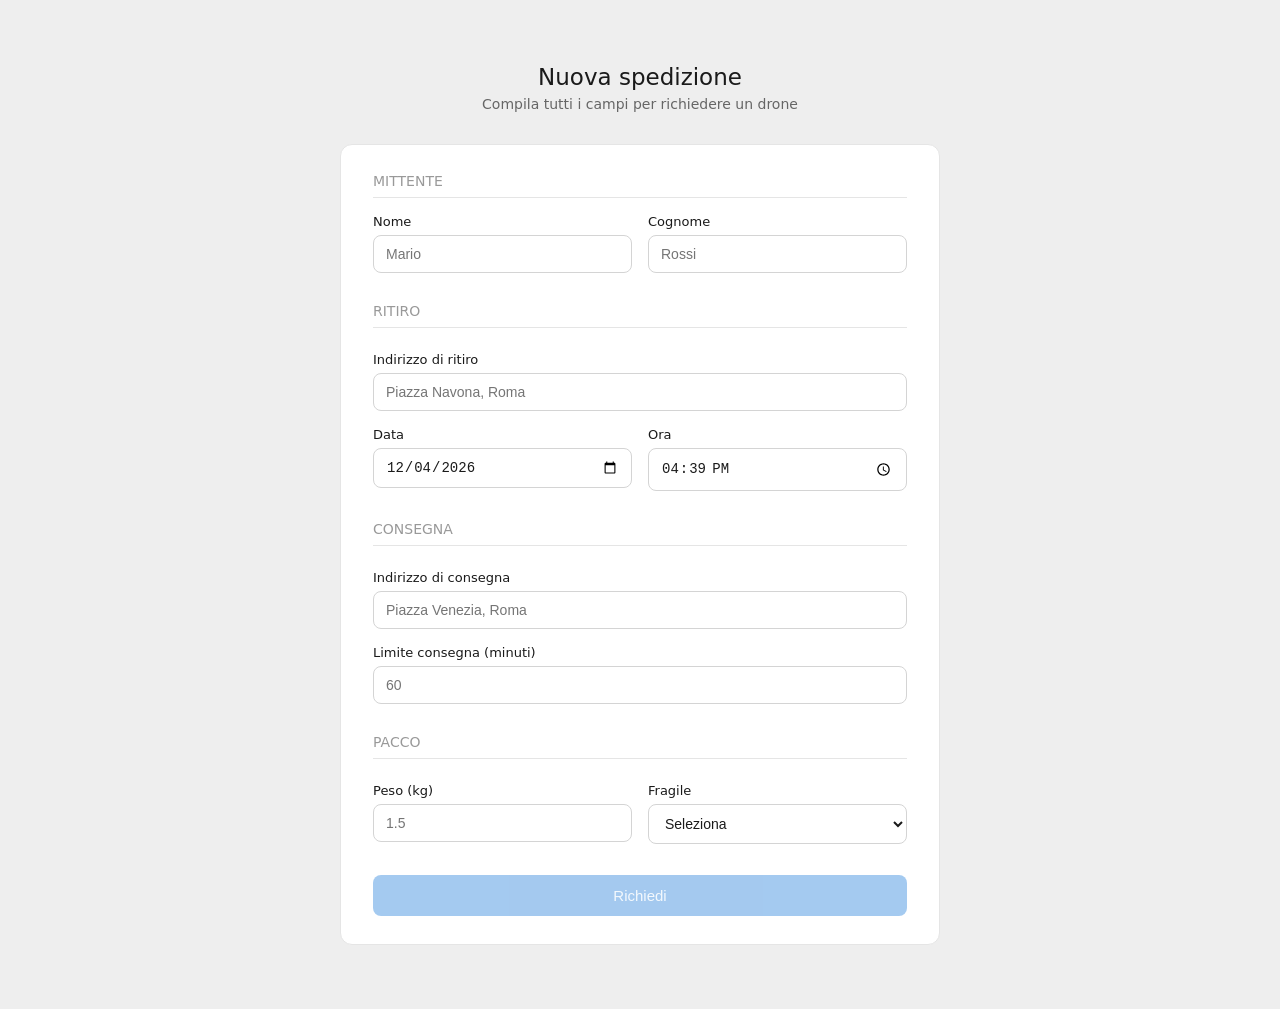
<file: api-gateway/target/classes/webroot/index.html>
<!DOCTYPE html>
<html lang="it">
    <head>
        <meta charset="UTF-8">
        <meta name="viewport" content="width=device-width, initial-scale=1.0">
        <title>Nuova spedizione</title>
        <link rel="stylesheet" href="css/index.css">
    </head>

    <body>
        <div class="wrapper">
            <p class="page-title">Nuova spedizione</p>
            <p class="page-sub">Compila tutti i campi per richiedere un drone</p>

            <div class="form-card">
                <div class="section-label">Mittente</div>
                <div class="fields">
                    <div class="field"><label>Nome</label><input id="userName" placeholder="Mario"
                                                                 oninput="validate()"/></div>
                    <div class="field"><label>Cognome</label><input id="userSurname" placeholder="Rossi"
                                                                    oninput="validate()"/>
                    </div>
                </div>

                <div class="section-label section-gap">Ritiro</div>
                <div class="fields">
                    <div class="field full"><label>Indirizzo di ritiro</label><input id="pickupAddress"
                                                                                     placeholder="Piazza Navona, Roma"
                                                                                     oninput="validate()"/></div>
                    <div class="field"><label>Data</label><input id="pickupDate" type="date" oninput="validate()"/>
                    </div>
                    <div class="field"><label>Ora</label><input id="pickupTime" type="time" oninput="validate()"/></div>
                </div>

                <div class="section-label section-gap">Consegna</div>
                <div class="fields">
                    <div class="field full"><label>Indirizzo di consegna</label><input id="deliveryAddress"
                                                                                       placeholder="Piazza Venezia, Roma"
                                                                                       oninput="validate()"/></div>
                    <div class="field full"><label>Limite consegna (minuti)</label><input id="deliveryTimeLimit"
                                                                                          type="number" placeholder="60"
                                                                                          min="1" oninput="validate()"/>
                    </div>
                </div>

                <div class="section-label section-gap">Pacco</div>
                <div class="fields">
                    <div class="field"><label>Peso (kg)</label><input id="weight" type="number" placeholder="1.5"
                                                                      step="0.1" min="0.1" oninput="validate()"/></div>
                    <div class="field"><label>Fragile</label>
                        <select id="fragile" onchange="validate()">
                            <option value="">Seleziona</option>
                            <option value="false">No</option>
                            <option value="true">Si</option>
                        </select>
                    </div>
                </div>

                <button class="submit-btn" id="submitBtn" disabled onclick="submitForm()">Richiedi</button>
                <div id="formMsg"></div>
            </div>
        </div>

        <script src="js/index.js"></script>
    </body>
</html>
</file>
<file: api-gateway/target/classes/webroot/css/index.css>
* {
    box-sizing: border-box;
    margin: 0;
    padding: 0
}

body {
    font-family: system-ui, sans-serif;
    background: #eeeeee;
    min-height: 100vh;
    display: flex;
    align-items: center;
    justify-content: center;
    padding: 2rem
}

.wrapper {
    width: 100%;
    max-width: 600px;
    margin: 0 auto;
    padding: 2rem 0
}

.page-title {
    font-size: 23px;
    font-weight: 500;
    color: #1a1a1a;
    text-align: center;
    margin-bottom: 6px
}

.page-sub {
    font-size: 14px;
    color: #666666;
    text-align: center;
    margin-bottom: 2rem
}

.form-card {
    background: #ffffff;
    border: 0.5px solid #e5e5e5;
    border-radius: 12px;
    padding: 1.75rem 2rem
}

.section-label {
    font-size: 14px;
    font-weight: 500;
    color: #999999;
    text-transform: uppercase;
    margin-bottom: 1rem;
    padding-bottom: 8px;
    border-bottom: 0.5px solid #e5e5e5
}

.section-label:not(:first-of-type) {
    margin-top: 30px;
}

.fields {
    display: grid;
    grid-template-columns: repeat(2, minmax(0, 1fr));
    gap: 16px;
    margin-bottom: 1.5rem
}

.field {
    display: flex;
    flex-direction: column;
    gap: 6px
}

.field.full {
    grid-column: 1/-1
}

.field label {
    font-size: 13px;
    font-weight: 500;
    color: #1a1a1a
}

.field input, .field select {
    font-size: 14px;
    padding: 10px 12px;
    border-radius: 8px;
    border: 0.5px solid #d4d4d4;
    background: #ffffff;
    color: #1a1a1a;
    transition: border-color .15s, box-shadow .15s;
    width: 100%
}

.field input:focus, .field select:focus {
    outline: none;
    border-color: #378ADD;
    box-shadow: 0 0 0 3px rgba(55, 138, 221, .15)
}

.section-gap {
    margin-bottom: 1.5rem
}

.submit-btn {
    width: 100%;
    padding: 12px;
    font-size: 15px;
    font-weight: 500;
    border-radius: 8px;
    border: none;
    cursor: pointer;
    transition: background .15s, opacity .15s;
    background: #378ADD;
    color: #E6F1FB;
    margin-top: 7px;

}

.submit-btn:disabled {
    opacity: .45;
    cursor: not-allowed
}

.submit-btn:not(:disabled):hover {
    background: #185FA5
}

.msg {
    font-size: 14px;
    padding: 10px 14px;
    border-radius: 8px;
    margin-top: 1rem;
    text-align: center
}

.msg-success {
    background: #eaf3de;
    color: #3b6d11
}

.msg-error {
    background: #fcebeb;
    color: #a32d2d
}
</file>
